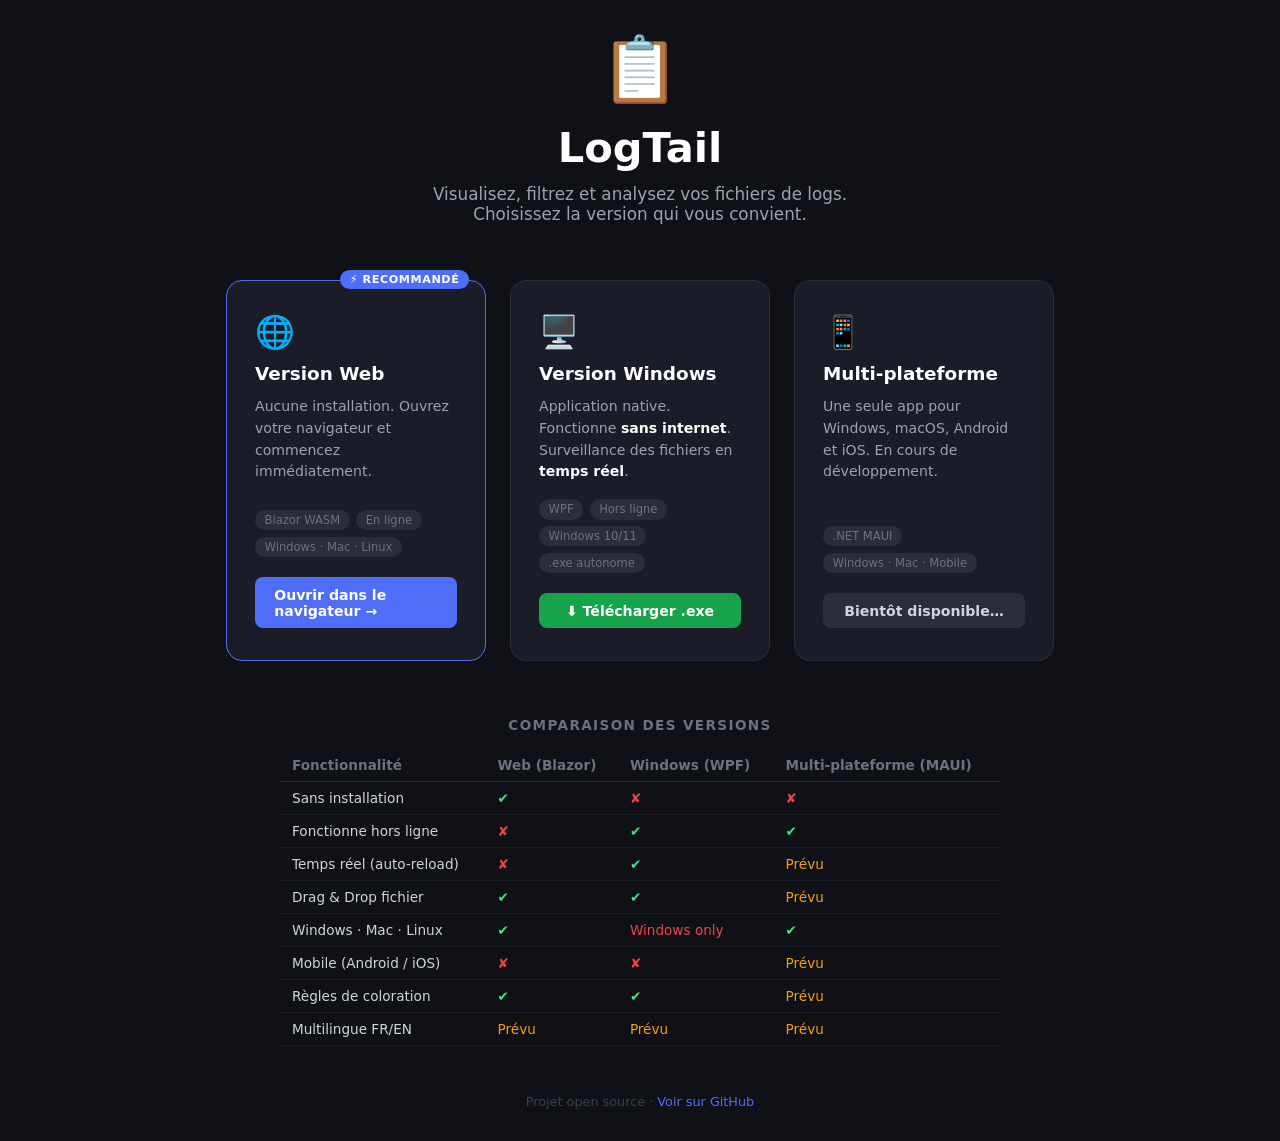
<file: index_landing.html>
<!DOCTYPE html>
<html lang="fr">
<head>
  <meta charset="utf-8"/>
  <meta name="viewport" content="width=device-width, initial-scale=1.0"/>
  <title>LogTail — Choisissez votre version</title>
  <style>
    *, *::before, *::after { box-sizing: border-box; margin: 0; padding: 0; }
    body {
      font-family: 'Segoe UI', system-ui, sans-serif;
      background: #0f1117; color: #e0e0e0;
      min-height: 100vh;
      display: flex; flex-direction: column;
      align-items: center; justify-content: center;
      padding: 2rem;
    }
    .hero { text-align: center; margin-bottom: 3.5rem; }
    .hero-icon { font-size: 4rem; margin-bottom: 1rem; display: block; }
    .hero h1  { font-size: 2.6rem; font-weight: 700; color: #fff; }
    .hero p   { margin-top: .75rem; font-size: 1.05rem; color: #9ca3af; max-width: 480px; margin-inline: auto; }

    .cards { display: flex; gap: 1.5rem; flex-wrap: wrap; justify-content: center; max-width: 900px; width: 100%; }

    .card {
      background: #1a1d27; border: 1px solid #2a2d3a; border-radius: 16px;
      padding: 2rem 1.75rem; width: 260px;
      display: flex; flex-direction: column; align-items: flex-start; gap: .75rem;
      transition: border-color .2s, transform .2s, box-shadow .2s;
      cursor: pointer; position: relative; text-decoration: none; color: inherit;
    }
    .card:hover { border-color: #4f6ef7; transform: translateY(-4px); box-shadow: 0 12px 32px rgba(79,110,247,.18); }
    .card.recommended { border-color: #4f6ef7; }
    .badge {
      position: absolute; top: -11px; right: 16px;
      background: #4f6ef7; color: #fff;
      font-size: .7rem; font-weight: 700; padding: .2rem .6rem;
      border-radius: 99px; letter-spacing: .05em; text-transform: uppercase;
    }
    .card-icon { font-size: 2rem; }
    .card h2   { font-size: 1.15rem; font-weight: 700; color: #fff; }
    .card p    { font-size: .88rem; color: #9ca3af; line-height: 1.55; flex: 1; }
    .card-tags { display: flex; flex-wrap: wrap; gap: .4rem; margin-top: .25rem; }
    .tag { background: #2a2d3a; border-radius: 99px; font-size: .72rem; padding: .2rem .6rem; color: #6b7280; }

    .btn {
      display: inline-flex; align-items: center; gap: .4rem;
      margin-top: .5rem; padding: .6rem 1.2rem; border-radius: 8px;
      font-size: .88rem; font-weight: 600; border: none; cursor: pointer;
      transition: opacity .15s; text-decoration: none; width: 100%; justify-content: center;
    }
    .btn:hover { opacity: .85; }
    .btn-primary   { background: #4f6ef7; color: #fff; }
    .btn-green     { background: #16a34a; color: #fff; }
    .btn-secondary { background: #2a2d3a; color: #d1d5db; }

    /* Modal */
    .overlay {
      display: none; position: fixed; inset: 0;
      background: rgba(0,0,0,.7); z-index: 100;
      align-items: center; justify-content: center; padding: 1rem;
    }
    .overlay.open { display: flex; }
    .modal {
      background: #1a1d27; border: 1px solid #2a2d3a; border-radius: 16px;
      padding: 2rem; max-width: 500px; width: 100%;
    }
    .modal h3 { font-size: 1.2rem; color: #fff; margin-bottom: .5rem; }
    .modal p  { color: #9ca3af; font-size: .9rem; line-height: 1.6; margin-bottom: 1.2rem; }

    .steps { list-style: none; counter-reset: step; margin-bottom: 1.5rem; }
    .steps li {
      counter-increment: step;
      display: flex; align-items: flex-start; gap: .75rem;
      padding: .6rem 0; border-bottom: 1px solid #2a2d3a;
      font-size: .88rem; color: #d1d5db;
    }
    .steps li:last-child { border: none; }
    .steps li::before {
      content: counter(step);
      background: #4f6ef7; color: #fff; font-size: .75rem; font-weight: 700;
      min-width: 22px; height: 22px; border-radius: 50%;
      display: flex; align-items: center; justify-content: center; flex-shrink: 0; margin-top: 1px;
    }

    .download-box {
      background: #0d2d1a; border: 1px solid #16a34a; border-radius: 10px;
      padding: 1rem 1.25rem; margin-bottom: 1rem;
      display: flex; align-items: center; gap: 1rem;
    }
    .download-box .dl-icon { font-size: 2rem; }
    .download-box .dl-info { flex: 1; }
    .download-box .dl-name { color: #fff; font-weight: 600; font-size: .95rem; }
    .download-box .dl-meta { color: #6b7280; font-size: .8rem; margin-top: .2rem; }
    .download-box a {
      background: #16a34a; color: #fff; border: none; border-radius: 8px;
      padding: .55rem 1.1rem; font-size: .88rem; font-weight: 600;
      cursor: pointer; text-decoration: none; white-space: nowrap;
    }
    .download-box a:hover { background: #15803d; }

    code {
      background: #0f1117; border: 1px solid #2a2d3a; border-radius: 4px;
      padding: .1rem .4rem; font-size: .82rem; color: #7dd3fc;
    }

    .modal-close {
      background: none; border: 1px solid #2a2d3a; color: #9ca3af; border-radius: 8px;
      padding: .5rem 1rem; cursor: pointer; font-size: .85rem; width: 100%; margin-top: .5rem;
    }
    .modal-close:hover { background: #2a2d3a; }

    /* Tableau comparatif */
    .compare { margin-top: 3.5rem; max-width: 720px; width: 100%; }
    .compare h3 { text-align: center; color: #6b7280; font-size: .85rem; text-transform: uppercase; letter-spacing: .1em; margin-bottom: 1rem; }
    table { width: 100%; border-collapse: collapse; font-size: .85rem; }
    th { color: #6b7280; font-weight: 600; padding: .5rem .75rem; text-align: left; border-bottom: 1px solid #2a2d3a; }
    td { padding: .5rem .75rem; border-bottom: 1px solid #1a1d27; color: #d1d5db; }
    td.yes  { color: #4ade80; }
    td.no   { color: #ef4444; }
    td.soon { color: #f59e0b; }

    footer { margin-top: 3rem; font-size: .8rem; color: #374151; text-align: center; }
    footer a { color: #4f6ef7; text-decoration: none; }
  </style>
</head>
<body>

<div class="hero">
  <span class="hero-icon">📋</span>
  <h1>LogTail</h1>
  <p>Visualisez, filtrez et analysez vos fichiers de logs. Choisissez la version qui vous convient.</p>
</div>

<div class="cards">

  <!-- Web / Blazor -->
  <a class="card recommended" href="https://hachimohammed.github.io/LogTailBlazor/" target="_blank">
    <span class="badge">⚡ Recommandé</span>
    <span class="card-icon">🌐</span>
    <h2>Version Web</h2>
    <p>Aucune installation. Ouvrez votre navigateur et commencez immédiatement.</p>
    <div class="card-tags">
      <span class="tag">Blazor WASM</span>
      <span class="tag">En ligne</span>
      <span class="tag">Windows · Mac · Linux</span>
    </div>
    <span class="btn btn-primary">Ouvrir dans le navigateur →</span>
  </a>

  <!-- Windows EXE -->
  <div class="card" onclick="showInstallModal()">
    <span class="card-icon">🖥️</span>
    <h2>Version Windows</h2>
    <p>Application native. Fonctionne <strong style="color:#fff">sans internet</strong>. Surveillance des fichiers en <strong style="color:#fff">temps réel</strong>.</p>
    <div class="card-tags">
      <span class="tag">WPF</span>
      <span class="tag">Hors ligne</span>
      <span class="tag">Windows 10/11</span>
      <span class="tag">.exe autonome</span>
    </div>
    <span class="btn btn-green">⬇ Télécharger .exe</span>
  </div>

  <!-- MAUI -->
  <div class="card" onclick="showMauiModal()">
    <span class="card-icon">📱</span>
    <h2>Multi-plateforme</h2>
    <p>Une seule app pour Windows, macOS, Android et iOS. En cours de développement.</p>
    <div class="card-tags">
      <span class="tag">.NET MAUI</span>
      <span class="tag">Windows · Mac · Mobile</span>
    </div>
    <span class="btn btn-secondary">Bientôt disponible…</span>
  </div>

</div>

<!-- Tableau comparatif -->
<div class="compare">
  <h3>Comparaison des versions</h3>
  <table>
    <thead>
      <tr>
        <th>Fonctionnalité</th>
        <th>Web (Blazor)</th>
        <th>Windows (WPF)</th>
        <th>Multi-plateforme (MAUI)</th>
      </tr>
    </thead>
    <tbody>
      <tr><td>Sans installation</td>      <td class="yes">✔</td>        <td class="no">✘</td>        <td class="no">✘</td></tr>
      <tr><td>Fonctionne hors ligne</td>  <td class="no">✘</td>         <td class="yes">✔</td>       <td class="yes">✔</td></tr>
      <tr><td>Temps réel (auto-reload)</td><td class="no">✘</td>        <td class="yes">✔</td>       <td class="soon">Prévu</td></tr>
      <tr><td>Drag &amp; Drop fichier</td><td class="yes">✔</td>        <td class="yes">✔</td>       <td class="soon">Prévu</td></tr>
      <tr><td>Windows · Mac · Linux</td>  <td class="yes">✔</td>        <td class="no">Windows only</td><td class="yes">✔</td></tr>
      <tr><td>Mobile (Android / iOS)</td> <td class="no">✘</td>         <td class="no">✘</td>        <td class="soon">Prévu</td></tr>
      <tr><td>Règles de coloration</td>   <td class="yes">✔</td>        <td class="yes">✔</td>       <td class="soon">Prévu</td></tr>
      <tr><td>Multilingue FR/EN</td>      <td class="soon">Prévu</td>   <td class="soon">Prévu</td>  <td class="soon">Prévu</td></tr>
    </tbody>
  </table>
</div>

<footer>
  Projet open source · <a href="https://github.com/hachimohammed/LogTailBlazor" target="_blank">Voir sur GitHub</a>
</footer>

<!-- ── MODAL WINDOWS ──────────────────────────────────────────── -->
<div class="overlay" id="installModal" onclick="closeModal(event,'installModal')">
  <div class="modal" onclick="event.stopPropagation()">
    <h3>🖥️ Installer la version Windows</h3>
    <p>Un seul fichier <code>.exe</code> autonome — aucune installation de .NET requise sur votre PC.</p>

    <!-- Bouton de téléchargement direct -->
    <div class="download-box">
      <span class="dl-icon">📦</span>
      <div class="dl-info">
        <div class="dl-name">LogTail-win-x64.exe</div>
        <div class="dl-meta">Windows 10 / 11 · 64 bits · ~80 MB</div>
      </div>
      <!-- ⚠️ Remplace le href par le lien réel de ta GitHub Release -->
      <a href="https://github.com/hachimohammed/LogTailBlazor/releases/latest/download/LogTail-win-x64.exe"
         download>
        ⬇ Télécharger
      </a>
    </div>

    <ol class="steps">
      <li>Cliquez sur <strong>Télécharger</strong> ci-dessus</li>
      <li>Si Windows affiche un avertissement SmartScreen → cliquez <em>Informations complémentaires</em> puis <em>Exécuter quand même</em></li>
      <li>L'application s'ouvre directement — aucune installation</li>
      <li>Cliquez <strong>Ouvrir</strong> ou glissez votre fichier <code>.log</code> dans la fenêtre</li>
    </ol>

    <p style="color:#6b7280; font-size:.8rem;">
      Le fichier est publié automatiquement depuis le code source via GitHub Actions.
      <a href="https://github.com/hachimohammed/LogTailBlazor/releases" target="_blank"
         style="color:#4f6ef7;">Voir toutes les versions →</a>
    </p>

    <button class="modal-close" onclick="document.getElementById('installModal').classList.remove('open')">Fermer</button>
  </div>
</div>

<!-- ── MODAL MAUI ─────────────────────────────────────────────── -->
<div class="overlay" id="mauiModal" onclick="closeModal(event,'mauiModal')">
  <div class="modal" onclick="event.stopPropagation()">
    <h3>📱 Version Multi-plateforme (MAUI)</h3>
    <p><strong>.NET MAUI</strong> permet d'avoir une seule base de code qui tourne sur Windows, macOS, Android et iOS.</p>
    <ol class="steps">
      <li><strong>Windows</strong> — application de bureau native</li>
      <li><strong>macOS</strong> — application Mac native</li>
      <li><strong>Android</strong> — application mobile (.apk)</li>
      <li><strong>iOS / iPadOS</strong> — application Apple</li>
    </ol>
    <p>Cette version est en cours de développement et partagera le même code métier que les versions Web et Windows.</p>
    <button class="modal-close" onclick="document.getElementById('mauiModal').classList.remove('open')">Fermer</button>
  </div>
</div>

<script>
  function showInstallModal() { document.getElementById('installModal').classList.add('open'); }
  function showMauiModal()    { document.getElementById('mauiModal').classList.add('open'); }
  function closeModal(e, id)  {
    if (e.target.classList.contains('overlay'))
      document.getElementById(id).classList.remove('open');
  }
</script>
</body>
</html>
</file>
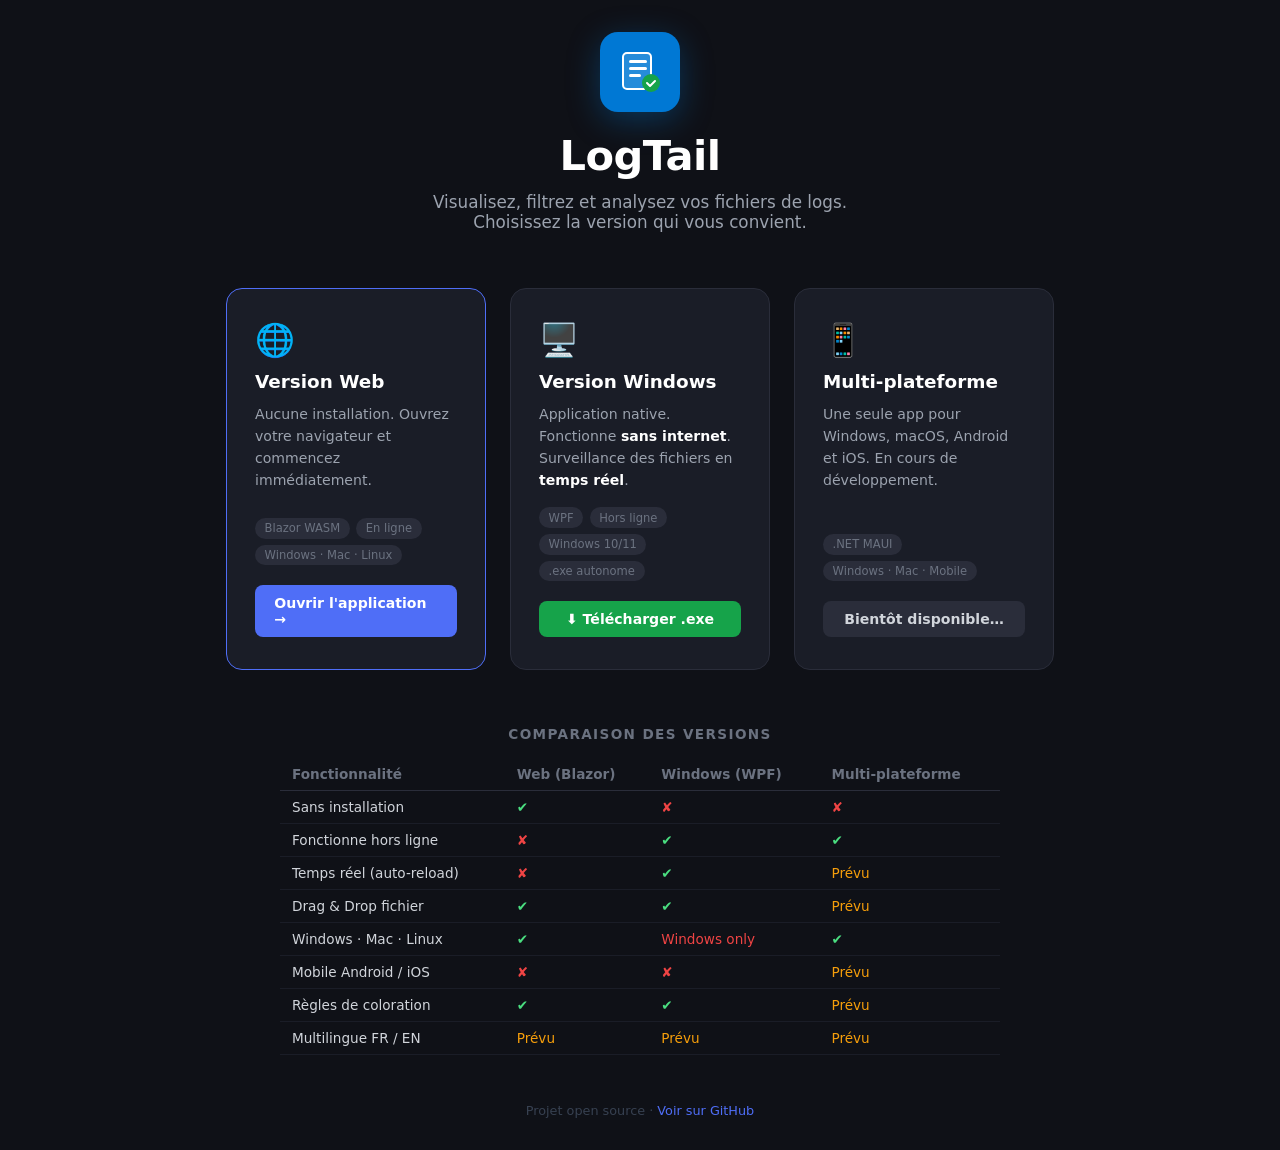
<file: landing.html>
<!DOCTYPE html>
<html lang="fr">
<head>
  <meta charset="utf-8"/>
  <meta name="viewport" content="width=device-width, initial-scale=1.0"/>
  <title>LogTail</title>

  <!-- ── Icône SVG inline (fonctionne partout sans fichier externe) ── -->
  <link rel="icon" type="image/svg+xml" href="data:image/svg+xml,%3Csvg xmlns='http://www.w3.org/2000/svg' viewBox='0 0 32 32'%3E%3Crect width='32' height='32' rx='7' fill='%230078D4'/%3E%3Crect x='8' y='7' width='16' height='2.5' rx='1.2' fill='white'/%3E%3Crect x='8' y='12' width='16' height='2.5' rx='1.2' fill='white'/%3E%3Crect x='8' y='17' width='11' height='2.5' rx='1.2' fill='white'/%3E%3Ccircle cx='23' cy='23' r='6' fill='%2316a34a'/%3E%3Cpath d='M20 23l2 2 4-4' stroke='white' stroke-width='1.5' stroke-linecap='round' stroke-linejoin='round' fill='none'/%3E%3C/svg%3E"/>

  <style>
    *, *::before, *::after { box-sizing: border-box; margin: 0; padding: 0; }
    body {
      font-family: 'Segoe UI', system-ui, sans-serif;
      background: #0f1117; color: #e0e0e0;
      min-height: 100vh;
      display: flex; flex-direction: column;
      align-items: center; justify-content: center;
      padding: 2rem;
    }

    /* ── Hero ── */
    .hero { text-align: center; margin-bottom: 3.5rem; }
    .logo-wrap {
      display: inline-flex; align-items: center; justify-content: center;
      width: 80px; height: 80px; border-radius: 18px;
      background: #0078D4; margin-bottom: 1.2rem;
      box-shadow: 0 8px 32px rgba(0,120,212,.35);
    }
    .logo-wrap svg { width: 46px; height: 46px; }
    .hero h1  { font-size: 2.6rem; font-weight: 700; color: #fff; letter-spacing: -0.5px; }
    .hero p   { margin-top: .75rem; font-size: 1.05rem; color: #9ca3af; max-width: 480px; margin-inline: auto; }

    /* ── Cards ── */
    .cards { display: flex; gap: 1.5rem; flex-wrap: wrap; justify-content: center; max-width: 900px; width: 100%; }

    .card {
      background: #1a1d27; border: 1px solid #2a2d3a; border-radius: 16px;
      padding: 2rem 1.75rem; width: 260px;
      display: flex; flex-direction: column; align-items: flex-start; gap: .75rem;
      transition: border-color .2s, transform .2s, box-shadow .2s;
      cursor: pointer; position: relative; text-decoration: none; color: inherit;
    }
    .card:hover { border-color: #4f6ef7; transform: translateY(-4px); box-shadow: 0 12px 32px rgba(79,110,247,.18); }
    .card.recommended { border-color: #4f6ef7; }
    .badge {
      position: absolute; top: -11px; right: 16px;
      background: #4f6ef7; color: #fff;
      font-size: .7rem; font-weight: 700; padding: .2rem .6rem;
      border-radius: 99px; letter-spacing: .05em; text-transform: uppercase;
    }
    .card-icon { font-size: 2rem; }
    .card h2   { font-size: 1.15rem; font-weight: 700; color: #fff; }
    .card p    { font-size: .88rem; color: #9ca3af; line-height: 1.55; flex: 1; }
    .card-tags { display: flex; flex-wrap: wrap; gap: .4rem; margin-top: .25rem; }
    .tag { background: #2a2d3a; border-radius: 99px; font-size: .72rem; padding: .2rem .6rem; color: #6b7280; }

    .btn {
      display: inline-flex; align-items: center; gap: .4rem;
      margin-top: .5rem; padding: .6rem 1.2rem; border-radius: 8px;
      font-size: .88rem; font-weight: 600; border: none; cursor: pointer;
      transition: opacity .15s; text-decoration: none; width: 100%; justify-content: center;
    }
    .btn:hover { opacity: .85; }
    .btn-primary   { background: #4f6ef7; color: #fff; }
    .btn-green     { background: #16a34a; color: #fff; }
    .btn-secondary { background: #2a2d3a; color: #d1d5db; }

    /* ── Modal ── */
    .overlay {
      display: none; position: fixed; inset: 0;
      background: rgba(0,0,0,.7); z-index: 100;
      align-items: center; justify-content: center; padding: 1rem;
    }
    .overlay.open { display: flex; }
    .modal {
      background: #1a1d27; border: 1px solid #2a2d3a; border-radius: 16px;
      padding: 2rem; max-width: 500px; width: 100%;
    }
    .modal h3 { font-size: 1.2rem; color: #fff; margin-bottom: .5rem; }
    .modal p  { color: #9ca3af; font-size: .9rem; line-height: 1.6; margin-bottom: 1.2rem; }
    .steps { list-style: none; counter-reset: step; margin-bottom: 1.5rem; }
    .steps li {
      counter-increment: step;
      display: flex; align-items: flex-start; gap: .75rem;
      padding: .6rem 0; border-bottom: 1px solid #2a2d3a;
      font-size: .88rem; color: #d1d5db;
    }
    .steps li:last-child { border: none; }
    .steps li::before {
      content: counter(step);
      background: #4f6ef7; color: #fff; font-size: .75rem; font-weight: 700;
      min-width: 22px; height: 22px; border-radius: 50%;
      display: flex; align-items: center; justify-content: center; flex-shrink: 0; margin-top: 1px;
    }
    .download-box {
      background: #0d2d1a; border: 1px solid #16a34a; border-radius: 10px;
      padding: 1rem 1.25rem; margin-bottom: 1rem;
      display: flex; align-items: center; gap: 1rem;
    }
    .download-box .dl-icon { font-size: 2rem; }
    .download-box .dl-info { flex: 1; }
    .download-box .dl-name { color: #fff; font-weight: 600; font-size: .95rem; }
    .download-box .dl-meta { color: #6b7280; font-size: .8rem; margin-top: .2rem; }
    .download-box a {
      background: #16a34a; color: #fff; border: none; border-radius: 8px;
      padding: .55rem 1.1rem; font-size: .88rem; font-weight: 600;
      cursor: pointer; text-decoration: none; white-space: nowrap;
    }
    .download-box a:hover { background: #15803d; }
    code { background: #0f1117; border: 1px solid #2a2d3a; border-radius: 4px; padding: .1rem .4rem; font-size: .82rem; color: #7dd3fc; }
    .modal-close {
      background: none; border: 1px solid #2a2d3a; color: #9ca3af; border-radius: 8px;
      padding: .5rem 1rem; cursor: pointer; font-size: .85rem; width: 100%; margin-top: .5rem;
    }
    .modal-close:hover { background: #2a2d3a; }

    /* ── Tableau comparatif ── */
    .compare { margin-top: 3.5rem; max-width: 720px; width: 100%; }
    .compare h3 { text-align: center; color: #6b7280; font-size: .85rem; text-transform: uppercase; letter-spacing: .1em; margin-bottom: 1rem; }
    table { width: 100%; border-collapse: collapse; font-size: .85rem; }
    th { color: #6b7280; font-weight: 600; padding: .5rem .75rem; text-align: left; border-bottom: 1px solid #2a2d3a; }
    td { padding: .5rem .75rem; border-bottom: 1px solid #1a1d27; color: #d1d5db; }
    td.yes { color: #4ade80; } td.no { color: #ef4444; } td.soon { color: #f59e0b; }

    footer { margin-top: 3rem; font-size: .8rem; color: #374151; text-align: center; }
    footer a { color: #4f6ef7; text-decoration: none; }
  </style>
</head>
<body>

<!-- ── HERO ── -->
<div class="hero">
  <div class="logo-wrap">
    <svg viewBox="0 0 46 46" fill="none" xmlns="http://www.w3.org/2000/svg">
      <rect x="6" y="4" width="28" height="36" rx="4" fill="white" opacity="0.15"/>
      <rect x="6" y="4" width="28" height="36" rx="4" stroke="white" stroke-width="2"/>
      <rect x="12" y="11" width="18" height="3" rx="1.5" fill="white"/>
      <rect x="12" y="18" width="18" height="3" rx="1.5" fill="white"/>
      <rect x="12" y="25" width="12" height="3" rx="1.5" fill="white"/>
      <!-- check mark badge -->
      <circle cx="34" cy="34" r="9" fill="#16a34a"/>
      <path d="M30 34l3 3 5-5" stroke="white" stroke-width="2" stroke-linecap="round" stroke-linejoin="round"/>
    </svg>
  </div>
  <h1>LogTail</h1>
  <p>Visualisez, filtrez et analysez vos fichiers de logs. Choisissez la version qui vous convient.</p>
</div>

<!-- ── CARDS ── -->
<div class="cards">

  <!-- Web -->
  <a class="card recommended" href="./index.html">
  
    <span class="card-icon">🌐</span>
    <h2>Version Web</h2>
    <p>Aucune installation. Ouvrez votre navigateur et commencez immédiatement.</p>
    <div class="card-tags">
      <span class="tag">Blazor WASM</span>
      <span class="tag">En ligne</span>
      <span class="tag">Windows · Mac · Linux</span>
    </div>
    <span class="btn btn-primary">Ouvrir l'application →</span>
  </a>

  <!-- Windows EXE -->
  <div class="card" onclick="showInstallModal()">
    <span class="card-icon">🖥️</span>
    <h2>Version Windows</h2>
    <p>Application native. Fonctionne <strong style="color:#fff">sans internet</strong>. Surveillance des fichiers en <strong style="color:#fff">temps réel</strong>.</p>
    <div class="card-tags">
      <span class="tag">WPF</span>
      <span class="tag">Hors ligne</span>
      <span class="tag">Windows 10/11</span>
      <span class="tag">.exe autonome</span>
    </div>
    <span class="btn btn-green">⬇ Télécharger .exe</span>
  </div>

  <!-- MAUI -->
  <div class="card" onclick="showMauiModal()">
    <span class="card-icon">📱</span>
    <h2>Multi-plateforme</h2>
    <p>Une seule app pour Windows, macOS, Android et iOS. En cours de développement.</p>
    <div class="card-tags">
      <span class="tag">.NET MAUI</span>
      <span class="tag">Windows · Mac · Mobile</span>
    </div>
    <span class="btn btn-secondary">Bientôt disponible…</span>
  </div>

</div>

<!-- ── TABLEAU ── -->
<div class="compare">
  <h3>Comparaison des versions</h3>
  <table>
    <thead>
      <tr><th>Fonctionnalité</th><th>Web (Blazor)</th><th>Windows (WPF)</th><th>Multi-plateforme</th></tr>
    </thead>
    <tbody>
      <tr><td>Sans installation</td>       <td class="yes">✔</td>      <td class="no">✘</td>          <td class="no">✘</td></tr>
      <tr><td>Fonctionne hors ligne</td>   <td class="no">✘</td>       <td class="yes">✔</td>         <td class="yes">✔</td></tr>
      <tr><td>Temps réel (auto-reload)</td><td class="no">✘</td>       <td class="yes">✔</td>         <td class="soon">Prévu</td></tr>
      <tr><td>Drag &amp; Drop fichier</td> <td class="yes">✔</td>      <td class="yes">✔</td>         <td class="soon">Prévu</td></tr>
      <tr><td>Windows · Mac · Linux</td>   <td class="yes">✔</td>      <td class="no">Windows only</td><td class="yes">✔</td></tr>
      <tr><td>Mobile Android / iOS</td>    <td class="no">✘</td>       <td class="no">✘</td>          <td class="soon">Prévu</td></tr>
      <tr><td>Règles de coloration</td>    <td class="yes">✔</td>      <td class="yes">✔</td>         <td class="soon">Prévu</td></tr>
      <tr><td>Multilingue FR / EN</td>     <td class="soon">Prévu</td> <td class="soon">Prévu</td>    <td class="soon">Prévu</td></tr>
    </tbody>
  </table>
</div>

<footer>
  Projet open source · <a href="https://github.com/hachimohammed/LogTailBlazor" target="_blank">Voir sur GitHub</a>
</footer>

<!-- ── MODAL WINDOWS ── -->
<div class="overlay" id="installModal" onclick="closeModal(event,'installModal')">
  <div class="modal" onclick="event.stopPropagation()">
    <h3>🖥️ Installer la version Windows</h3>
    <p>Un seul fichier <code>.exe</code> autonome — aucune installation de .NET requise.</p>
    <div class="download-box">
      <span class="dl-icon">📦</span>
      <div class="dl-info">
        <div class="dl-name">LogTail.exe</div>
        <div class="dl-meta">Windows 10 / 11 · 64 bits · ~80 MB</div>
      </div>
      <a href="https://github.com/hachimohammed/LogTailBlazor/releases/latest/download/LogTail.exe" download>⬇ Télécharger</a>
    </div>
    <ol class="steps">
      <li>Cliquez sur <strong>Télécharger</strong> ci-dessus</li>
      <li>Si Windows affiche SmartScreen → <em>Informations complémentaires</em> puis <em>Exécuter quand même</em></li>
      <li>L'application s'ouvre directement — aucune installation</li>
      <li>Cliquez <strong>Ouvrir</strong> ou glissez votre fichier <code>.log</code> dans la fenêtre</li>
    </ol>
    <p style="color:#6b7280;font-size:.8rem;">
      <a href="https://github.com/hachimohammed/LogTailBlazor/releases" target="_blank" style="color:#4f6ef7;">Voir toutes les versions →</a>
    </p>
    <button class="modal-close" onclick="document.getElementById('installModal').classList.remove('open')">Fermer</button>
  </div>
</div>

<!-- ── MODAL MAUI ── -->
<div class="overlay" id="mauiModal" onclick="closeModal(event,'mauiModal')">
  <div class="modal" onclick="event.stopPropagation()">
    <h3>📱 Version Multi-plateforme (MAUI)</h3>
    <p><strong>.NET MAUI</strong> permet d'avoir une seule base de code sur Windows, macOS, Android et iOS.</p>
    <ol class="steps">
      <li><strong>Windows</strong> — application de bureau native</li>
      <li><strong>macOS</strong> — application Mac native</li>
      <li><strong>Android</strong> — application mobile (.apk)</li>
      <li><strong>iOS / iPadOS</strong> — application Apple</li>
    </ol>
    <p>Cette version est en cours de développement.</p>
    <button class="modal-close" onclick="document.getElementById('mauiModal').classList.remove('open')">Fermer</button>
  </div>
</div>

<script>
  function showInstallModal() { document.getElementById('installModal').classList.add('open'); }
  function showMauiModal()    { document.getElementById('mauiModal').classList.add('open'); }
  function closeModal(e, id)  {
    if (e.target.classList.contains('overlay'))
      document.getElementById(id).classList.remove('open');
  }
</script>
</body>
</html>
</file>
